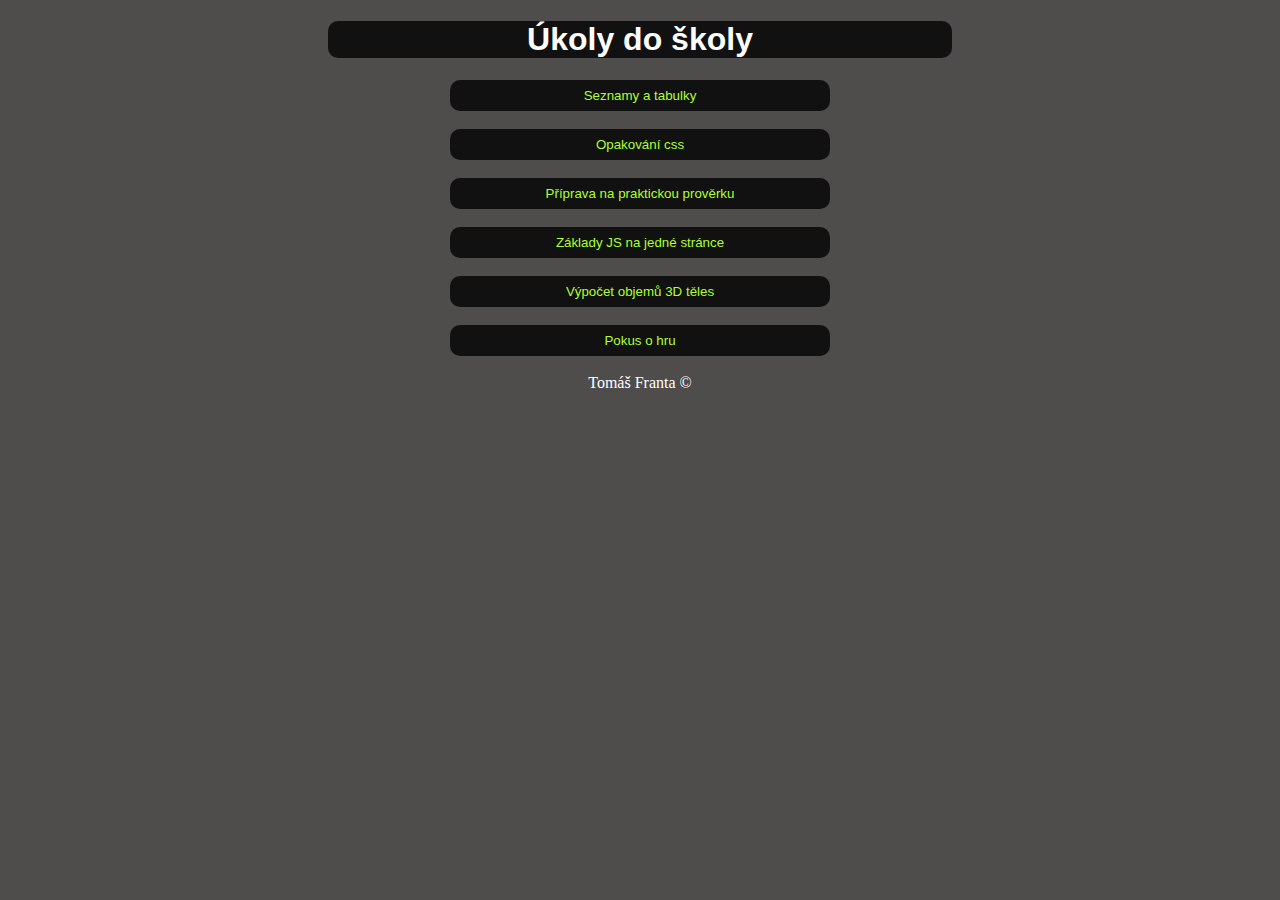
<file: index.html>
<!DOCTYPE html>
<html lang="cs">
<head>
    <meta charset="UTF-8">
    <meta name="viewport" content="width=device-width, initial-scale=1.0">
    <link rel="stylesheet" href="./css/style.css">
    <title>Tomáš Franta</title>
</head>
<body>


    <header><h1>Úkoly do školy</h1></header>
    <button class="button" onclick="window.location.href='/HTML_seznamy-tabulky/index.html'">Seznamy a tabulky</button><br>
    <button class="button" onclick="window.location.href='/HTML_opakovani_css_final-main/index.html'">Opakování css</button><br>
    <button class="button" onclick="window.location.href='/priprava-na-praktickou-proverku-HTML/index.html'">Příprava na praktickou prověrku</button><br>
    <button class="button" onclick="window.location.href='/ukol_JS-final(snad)/index.html'">Základy JS na jedné stránce</button><br>
    <button class="button" onclick="window.location.href='/vypocet_geometrie/index.html'">Výpočet objemů 3D těles</button><br>
    <button class="button" onclick="window.location.href='/neco_verze0.3/index.html'">Pokus o hru</button><br>
    
    <footer>Tomáš Franta &copy;</footer>
</body>
</html>
</file>
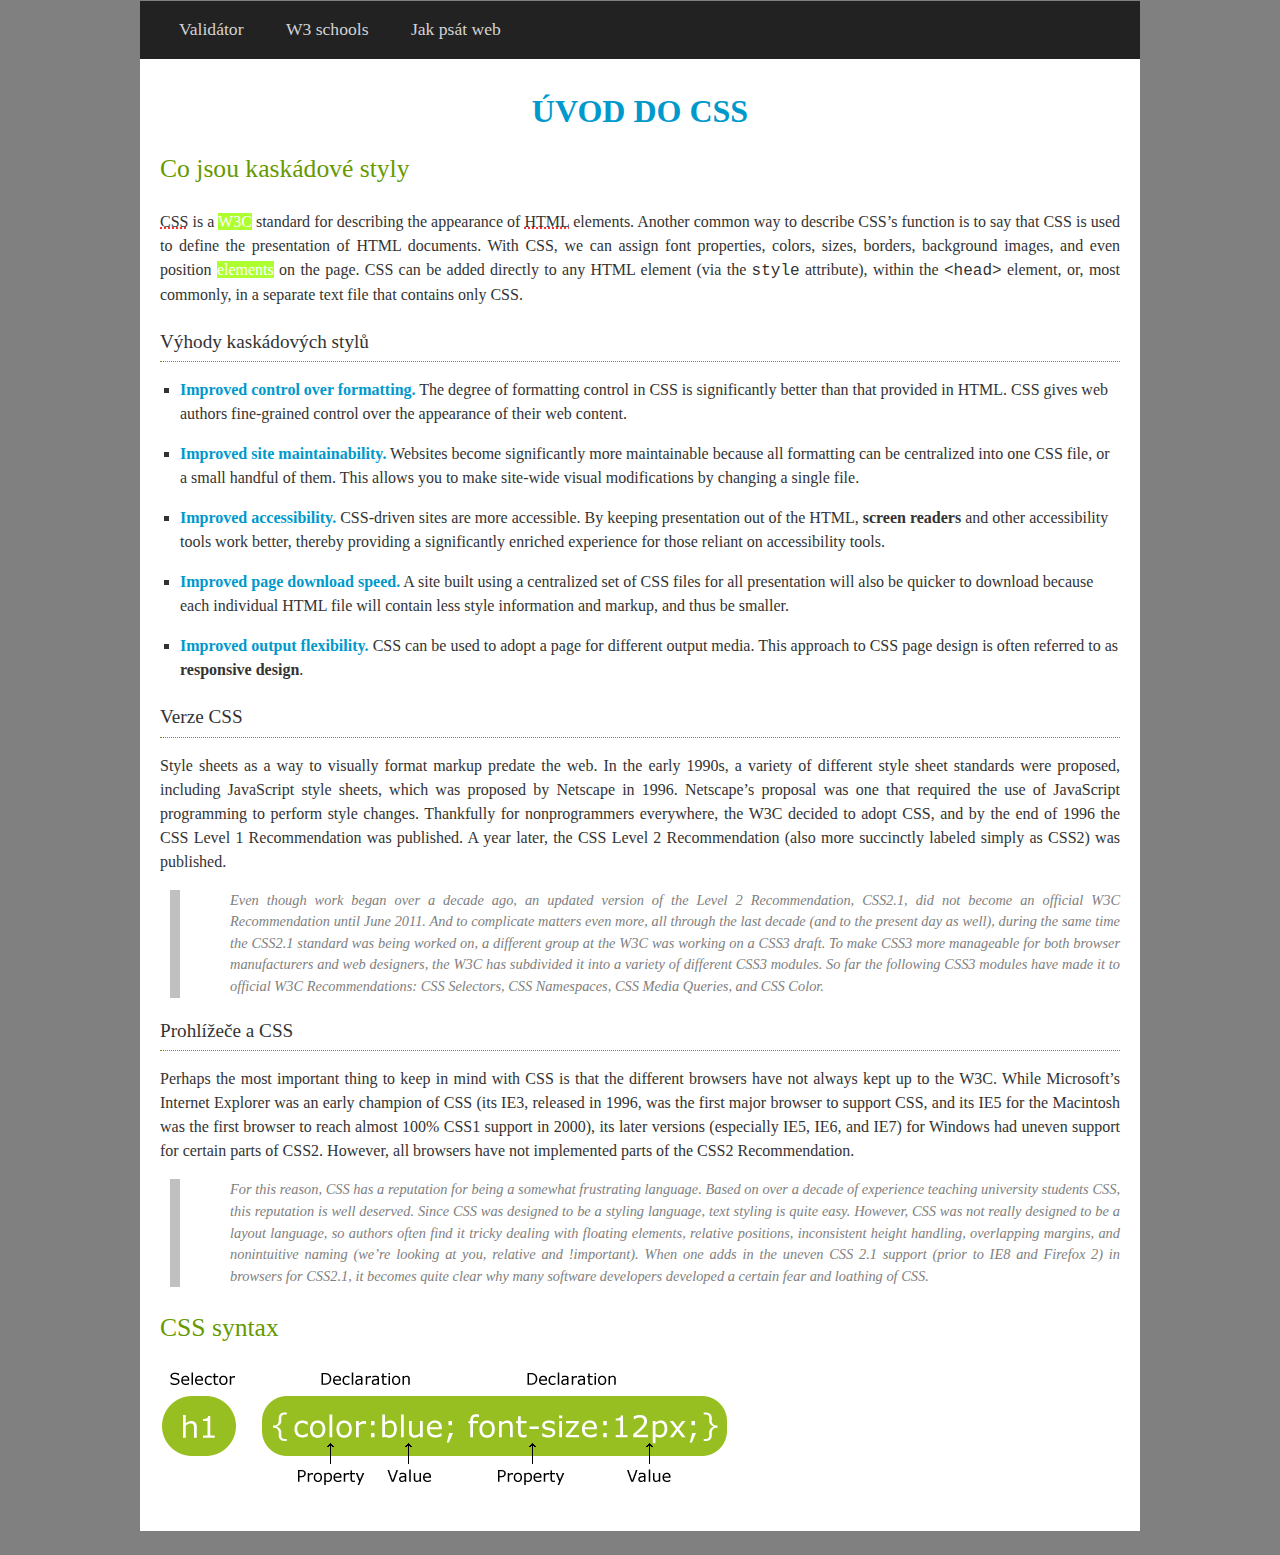
<file: HTML_opakovani_css_final-main/index.html>
<!DOCTYPE html>
<html lang="cs">

<head>
    <meta charset="UTF-8">
    <meta name="generator" content="PSPad editor, www.pspad.com">
    <title>Úvod do CSS</title>
        <link rel="stylesheet" href="./css/reset.css">
        <link rel="stylesheet" href="./css/styly.css">
<!-- Připoj soubor reset.css -->
    <!-- Připoj soubor styly.css -->
</head>

<body>
    <div id="obal">
        <!-- Vlož oddíl s id=obal -->
        <nav>
            <a href="http://validator.w3c.org">Validátor</a>
            <a href="https://www.w3schools.com/">W3 schools</a>
            <a href="https://www.jakpsatweb.cz/">Jak psát web</a><!-- Vlož další odkazy podle předlohy -->
        </nav>
        <h1>Úvod do CSS</h1>
        <h2>Co jsou kaskádové styly</h2>
        <!-- Vlož následující elementy do textu odstavce:
            1. Elementy označující zkratky - pro zkratky CSS a HTML (přidej vhodné titulky vysvětlující zkratku)
            2. Elementy mark pro zvýraznění slov "W3C" a "elements".
            3. Element pro označení programového kódu v případě značky "<head>" a atributu "style".
            4. Značku "<head>" zapiš s využitím vhodných entit.
        -->
        <p><span class="zkratka">CSS</span> is a <mark>W3C</mark>
            standard for describing the appearance of <span class="zkratka">HTML</span> elements.
            Another common way to describe CSS’s function is to say that CSS is used to define
            the presentation of HTML documents. With CSS, we can assign font properties,
            colors, sizes, borders, background images, and even position <mark>elements</mark> on the page.
            CSS can be added directly to any HTML element (via the <code>style</code> attribute), within
            the <code>&lt;head&gt;</code> element, or, most commonly, in a separate text file that contains only CSS.
        </p>
        <h3>Výhody kaskádových stylů</h3>
        <!-- Podle předlohy doplň do kódu vynechané značky. V případě pojmů "screen readers" a "responsive design"
            použij značku pro silné zvýraznění.
        -->

        <ul>
            <li><span class="nadpis">Improved control over formatting.</span> The degree of formatting control in CSS is
                significantly better than that provided in HTML. CSS gives web authors
                fine-grained control over the appearance of their web content.</li>
            <li><span class="nadpis">Improved site maintainability.</span> Websites become significantly more
                maintainable
                because all formatting can be centralized into one CSS file, or a small handful of
                them. This allows you to make site-wide visual modifications by changing a
                single file.</li>
            <li><span class="nadpis">Improved accessibility.</span> CSS-driven sites are more accessible. By keeping
                presentation out of the HTML, <strong>screen readers</strong> and other accessibility tools
                work better, thereby providing a significantly enriched experience for those
                reliant on accessibility tools.</li>
            <li><span class="nadpis">Improved page download speed.</span> A site built using a centralized set of CSS
                files
                for all presentation will also be quicker to download because each individual
                HTML file will contain less style information and markup, and thus be smaller.</li>
            <li><span class="nadpis">Improved output flexibility.</span> CSS can be used to adopt a page for different
                output media. This approach to CSS page design is often referred to as
                <strong>responsive design</strong>.
            </li>
        </ul>
        <h3>Verze CSS</h3>
        <p>Style sheets as a way to visually format markup predate the web.
            In the early 1990s, a variety of different style sheet standards were proposed, including
            JavaScript style sheets, which was proposed by Netscape in 1996. Netscape’s proposal
            was one that required the use of JavaScript programming to perform style
            changes. Thankfully for nonprogrammers everywhere, the W3C decided to adopt
            CSS, and by the end of 1996 the CSS Level 1 Recommendation was published. A
            year later, the CSS Level 2 Recommendation (also more succinctly labeled simply as
            CSS2) was published.</p>
        <!-- Tento odstavec bude odlišen pomocí třídy "poznamka" -->
        <p class="poznamka">Even though work began over a decade ago, an updated version of the Level 2
            Recommendation, CSS2.1, did not become an official W3C Recommendation until
            June 2011. And to complicate matters even more, all through the last decade (and
            to the present day as well), during the same time the CSS2.1 standard was being
            worked on, a different group at the W3C was working on a CSS3 draft. To make
            CSS3 more manageable for both browser manufacturers and web designers, the
            W3C has subdivided it into a variety of different CSS3 modules. So far the following
            CSS3 modules have made it to official W3C Recommendations: CSS Selectors, CSS
            Namespaces, CSS Media Queries, and CSS Color.</p>
        <h3>Prohlížeče a CSS</h3>
        <p>Perhaps the most important thing to keep in mind with CSS is that the different
            browsers have not always kept up to the W3C. While Microsoft’s Internet Explorer
            was an early champion of CSS (its IE3, released in 1996, was the first major browser
            to support CSS, and its IE5 for the Macintosh was the first browser to reach almost
            100% CSS1 support in 2000), its later versions (especially IE5, IE6, and IE7) for
            Windows had uneven support for certain parts of CSS2. However, all browsers have
            not implemented parts of the CSS2 Recommendation.</p>
        <!-- Tento odstavec bude odlišen pomocí třídy "poznamka" -->
        <p class="poznamka">For this reason, CSS has a reputation for being a somewhat frustrating language.
            Based on over a decade of experience teaching university students CSS, this reputation is well deserved.
            Since CSS was designed to be a styling language, text
            styling is quite easy. However, CSS was not really designed to be a layout language,
            so authors often find it tricky dealing with floating elements, relative positions,
            inconsistent height handling, overlapping margins, and nonintuitive naming
            (we’re looking at you, relative and !important). When one adds in the uneven
            CSS 2.1 support (prior to IE8 and Firefox 2) in browsers for CSS2.1, it becomes
            quite clear why many software developers developed a certain fear and loathing
            of CSS.</p>
        <h2>CSS syntax</h2>
        <!-- Do tohoto odstavce bude vložen obrázek selector.gif -->
        <p>
            <img src="./img/selector.gif" alt="CSS Selector">


        </p>
        <!-- Do zápatí zapiš text podle předlohy -->
    </div>
    <footer>
        Copyright © IT1, Opava 2023
    </footer>
</body>

</html>
</file>
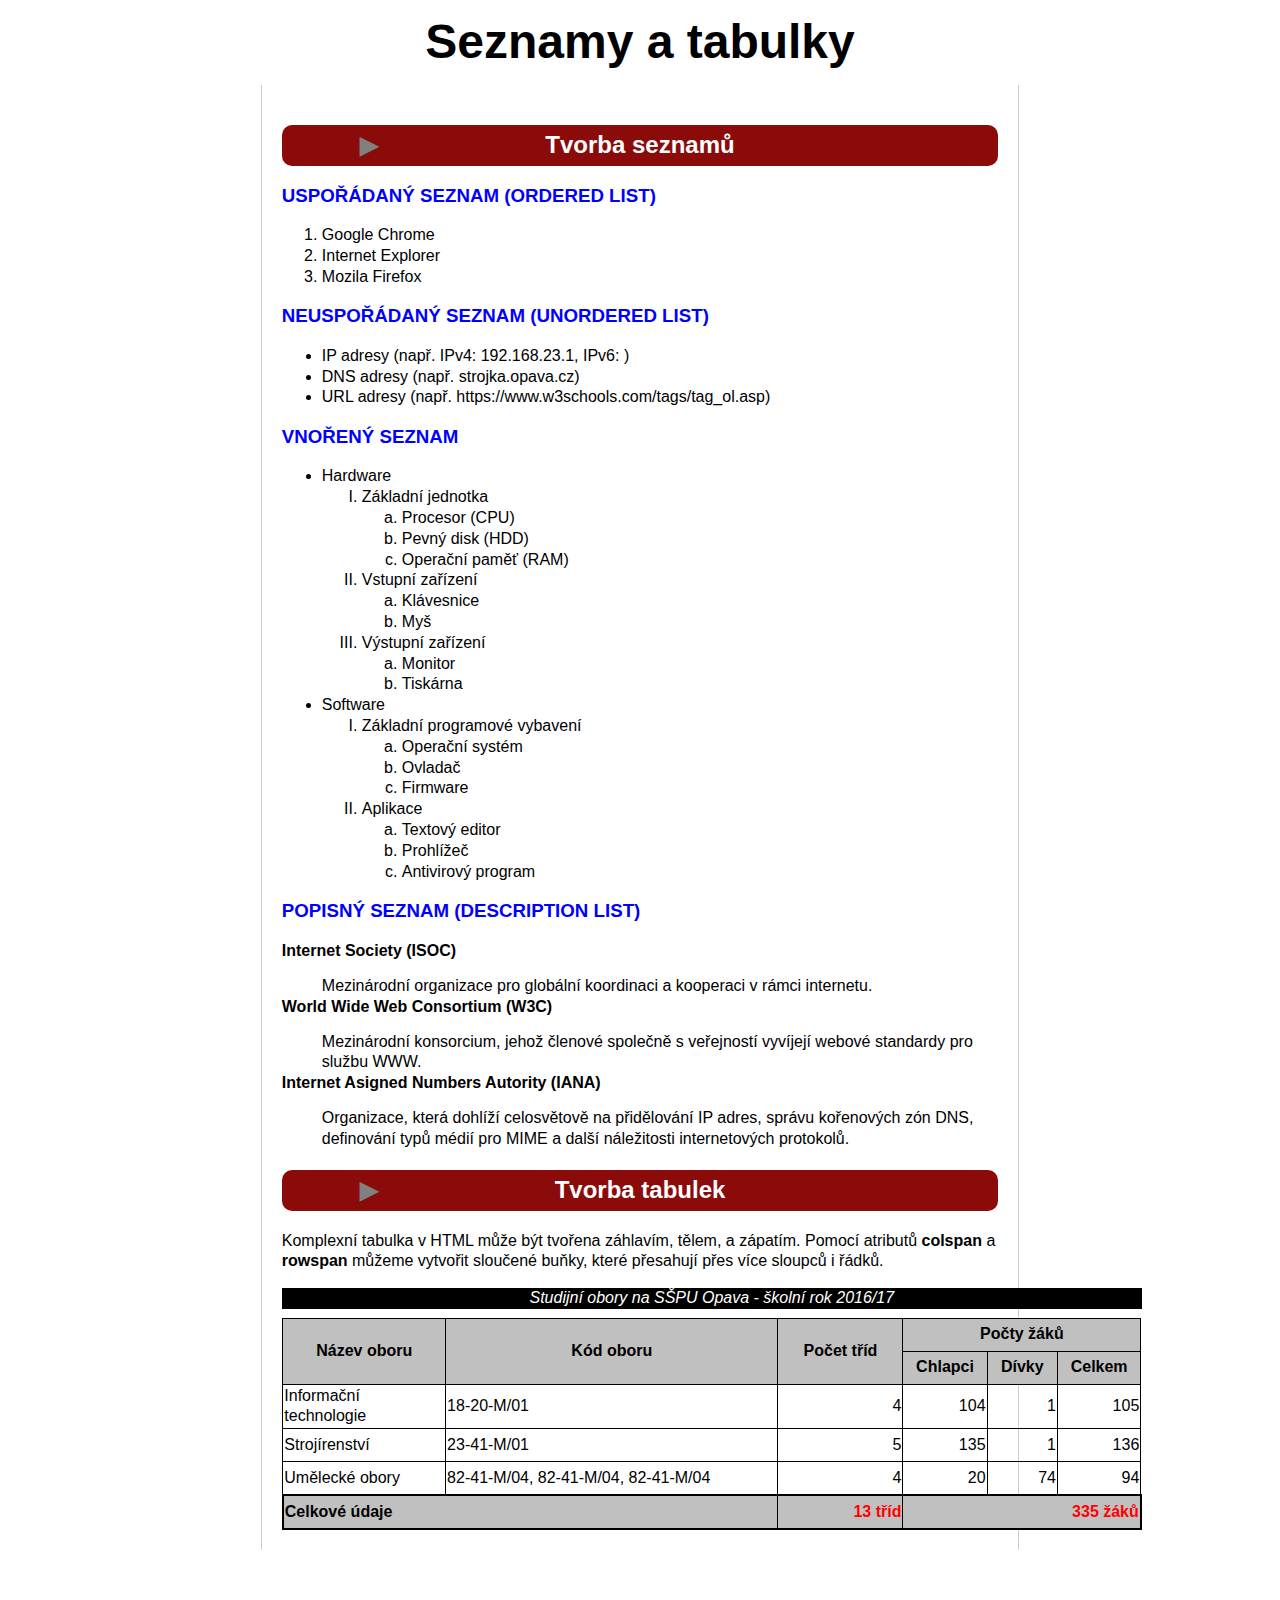
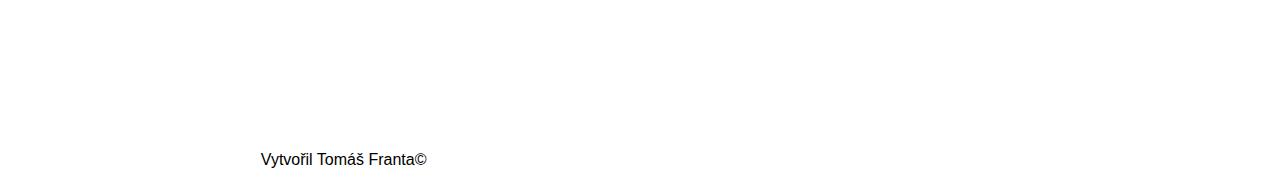
<file: HTML_seznamy-tabulky/index.html>
<!DOCTYPE html>
<html lang="cs">

<head>
  <meta charset="UTF-8">
  <meta name="seznamy+tabulky" content="width=device-width, initial-scale=1.0">
  <title>seznamy+tabulky</title>
  <link rel="stylesheet" href="css/styles.css">
</head>

<body>
  <div id="obal">
    <header>
      <h1>Seznamy a tabulky</h1>
    </header>

    <main>

      <h2>Tvorba seznamů</h2>

      <h3>USPOŘÁDANÝ SEZNAM (ORDERED LIST)</h3>

      <ol>
        <li>Google Chrome</li>
        <li>Internet Explorer</li>
        <li>Mozila Firefox</li>
      </ol>

      <h3>NEUSPOŘÁDANÝ SEZNAM (UNORDERED LIST)</h3>

      <ul>
        <li>IP adresy (např. IPv4: 192.168.23.1, IPv6: )</li>
        <li>DNS adresy (např. strojka.opava.cz)</li>
        <li>URL adresy (např. https://www.w3schools.com/tags/tag_ol.asp)</li>
      </ul>

      <h3>VNOŘENÝ SEZNAM</h3>

      <ul>
        <li>Hardware</li>
        <ol type="I">
          <li>Základní jednotka</li>
          <ol type="a">
            <li>Procesor (CPU)</li>
            <li>Pevný disk (HDD)</li>
            <li>Operační paměť (RAM)</li>
          </ol>
          <li>Vstupní zařízení</li>
          <ol type="a">
            <li>Klávesnice</li>
            <li>Myš</li>
          </ol>
          <li>Výstupní zařízení</li>
          <ol type="a">
            <li>Monitor</li>
            <li>Tiskárna</li>
          </ol>
        </ol>
        <li>Software</li>
        <ol type="I">
          <li>Základní programové vybavení</li>
          <ol type="a">
            <li>Operační systém</li>
            <li>Ovladač</li>
            <li>Firmware</li>
          </ol>
          <li>Aplikace</li>
          <ol type="a">
            <li>Textový editor</li>
            <li>Prohlížeč</li>
            <li>Antivirový program</li>
          </ol>
        </ol>
      </ul>

      <h3>POPISNÝ SEZNAM (DESCRIPTION LIST)</h3>
      <dl>
        <dt>Internet Society (ISOC)</dt>

        <dd>Mezinárodní organizace pro globální koordinaci a kooperaci v rámci internetu.</dd>

        <dt>World Wide Web Consortium (W3C)</dt>

        <dd>Mezinárodní konsorcium, jehož členové společně s veřejností vyvíjejí webové standardy pro službu WWW.</dd>

        <dt>Internet Asigned Numbers Autority (IANA)</dt>

        <dd>Organizace, která dohlíží celosvětově na přidělování IP adres, správu kořenových zón DNS, definování typů
          médií pro MIME a další náležitosti internetových protokolů.</dd>
      </dl>

      <h2>Tvorba tabulek</h2>

      <p>Komplexní tabulka v HTML může být tvořena záhlavím, tělem, a zápatím. Pomocí atributů <strong>colspan</strong>
        a <strong>rowspan</strong>
        můžeme vytvořit sloučené buňky, které přesahují přes více sloupců i řádků.</p>


      <table>
        <caption><i>Studijní obory na SŠPU Opava - školní rok 2016/17</i></caption>
        <thead>
          <tr>
            <th rowspan="2">Název oboru</th>
            <th rowspan="2" class="d">Kód oboru</th>
            <th rowspan="2" class="p">Počet tříd</th>
            <th colspan="3" class="p">Počty žáků</th>
          </tr>
          <tr>
            <th class="p">Chlapci</th>
            <th class="p">Dívky</th>
            <th class="p">Celkem</th>
          </tr>
        </thead>

        <tbody>
          <tr>
            <th class="l">Informační technologie</th>
            <th class="l">18-20-M/01</th>
            <th class="r">4</th>
            <th class="r">104</th>
            <th class="r">1</th>
            <th class="r">105</th>
          </tr>

          <tr>
            <th class="l">Strojírenství</th>
            <th class="l">23-41-M/01</th>
            <th class="r">5</th>
            <th class="r">135</th>
            <th class="r">1</th>
            <th class="r">136</th>
          </tr>

          <tr>
            <th class="l">Umělecké obory</th>
            <th class="l">82-41-M/04, 82-41-M/04, 82-41-M/04</th>
            <th class="r">4</th>
            <th class="r">20</th>
            <th class="r">74</th>
            <th class="r">94</th>
          </tr>
        </tbody>
        <tfoot>
          <tr>
            <th colspan="2" class="tl">Celkové údaje</th>
            <th class="cr">13 tříd</th>
            <th colspan="3" class="cr">335 žáků</th>
          </tr>
        </tfoot>
      </table>
    </main>
    <footer>Vytvořil Tomáš Franta©</footer>
  </div>
</body>

</html>
</file>
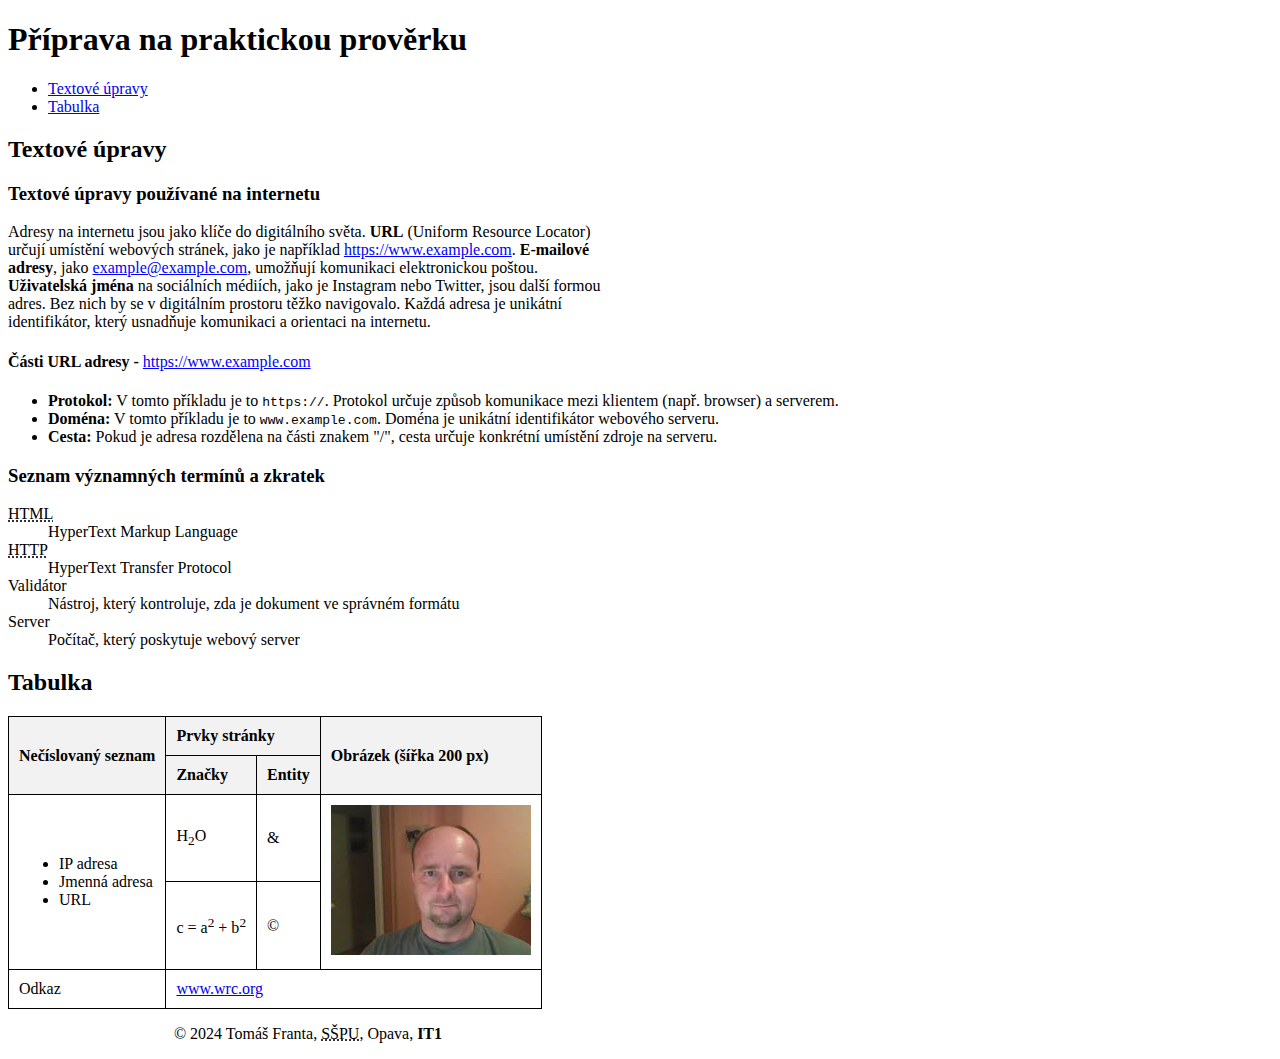
<file: priprava-na-praktickou-proverku-HTML/index.html>
<!DOCTYPE html>
<html lang="cs">
<head>
    <meta charset="UTF-8">
    <meta name="viewport" content="width=device-width, initial-scale=1.0">
    <title>Příprava na praktickou prověrku</title>
    <link rel="stylesheet" type="text/css" href="./css/styles.css">
</head>
<body>
    <h1>Příprava na praktickou prověrku</h1>
    <ul>
        <li><a href="#textoveUpravy">Textové úpravy</a></li>
        <li><a href="#tabulka">Tabulka</a></li>
    </ul>
    <h2 id="textoveUpravy">Textové úpravy</h2>
    <h3>Textové úpravy používané na internetu</h3>
    <p>
        Adresy na internetu jsou jako klíče do digitálního světa. <strong>URL</strong> (Uniform Resource Locator) určují umístění webových stránek,
        jako je například <span class="odkaz">https://www.example.com</span>. <strong>E-mailové adresy</strong>, jako <span class="odkaz">example@example.com</span>, umožňují komunikaci elektronickou poštou. 
        <strong>Uživatelská jména</strong> na sociálních médiích, jako je Instagram nebo Twitter, jsou další formou adres. Bez nich by se v digitálním prostoru
        těžko navigovalo. Každá adresa je unikátní identifikátor, který usnadňuje komunikaci a orientaci na internetu.</p>
        <h4>Části URL adresy - <span class="odkaz">https://www.example.com</span></h4>
    <ul>
        <li><strong>Protokol:</strong> V tomto příkladu je to <code>https://</code>. Protokol určuje způsob komunikace mezi klientem (např. browser) a serverem.</li>
        <li><strong>Doména:</strong> V tomto příkladu je to <code>www.example.com</code>. Doména je unikátní identifikátor webového serveru.</li>
        <li><strong>Cesta:</strong> Pokud je adresa rozdělena na části znakem "/", cesta určuje konkrétní umístění zdroje na serveru.</li>
    </ul>
    <h3>Seznam významných termínů a zkratek</h3>
    <dl>
        <dt class="zkratka">HTML</dt>
        <dd>HyperText Markup Language</dd>
        <dt class="zkratka">HTTP</dt>
        <dd>HyperText Transfer Protocol</dd>
        <dt>Validátor</dt>
        <dd>Nástroj, který kontroluje, zda je dokument ve správném formátu</dd>
        <dt>Server</dt>
        <dd>Počítač, který poskytuje webový server</dd>
    </dl>

    <h2 id="tabulka">Tabulka</h2>
    <table>
        <thead>
        <tr>
            <td rowspan="2">Nečíslovaný seznam</td>
            <td colspan="2">Prvky stránky</td>
            <td rowspan="2">Obrázek (šířka 200 px)</td>
        </tr>
        <tr>
            <td>Značky</td>
            <td>Entity</td>
        </tr>
        </thead>
        <tr>
            <td rowspan="2">
                <ul class="tabulka">
                    <li>IP adresa</li>
                    <li>Jmenná adresa</li>
                    <li>URL</li>
                </ul>
            </td>
            <td>
                H<sub>2</sub>O
            </td>
            <td>
                &
            </td>
            <td rowspan="2">
                <img width="200" src="./img/grussman.jpg" alt="Obrázek">
            </td>
        </tr>
        <tr>
            <td>
                c = a<sup>2</sup> + b<sup>2</sup>
            </td>
            <td>
                &copy;
            </td>
        </tr>
        <tr>
            <td>Odkaz</td>
            <td colspan="3"><a href="https://www.w3c.org">www.wrc.org</a></td>
        </tr>
    </table>
    <footer>
        <p>&copy; 2024 Tomáš Franta, <span class="zkratka">SŠPU</span>, Opava, <strong>IT1</strong></p>
    </footer>
</body>
</html>
</file>
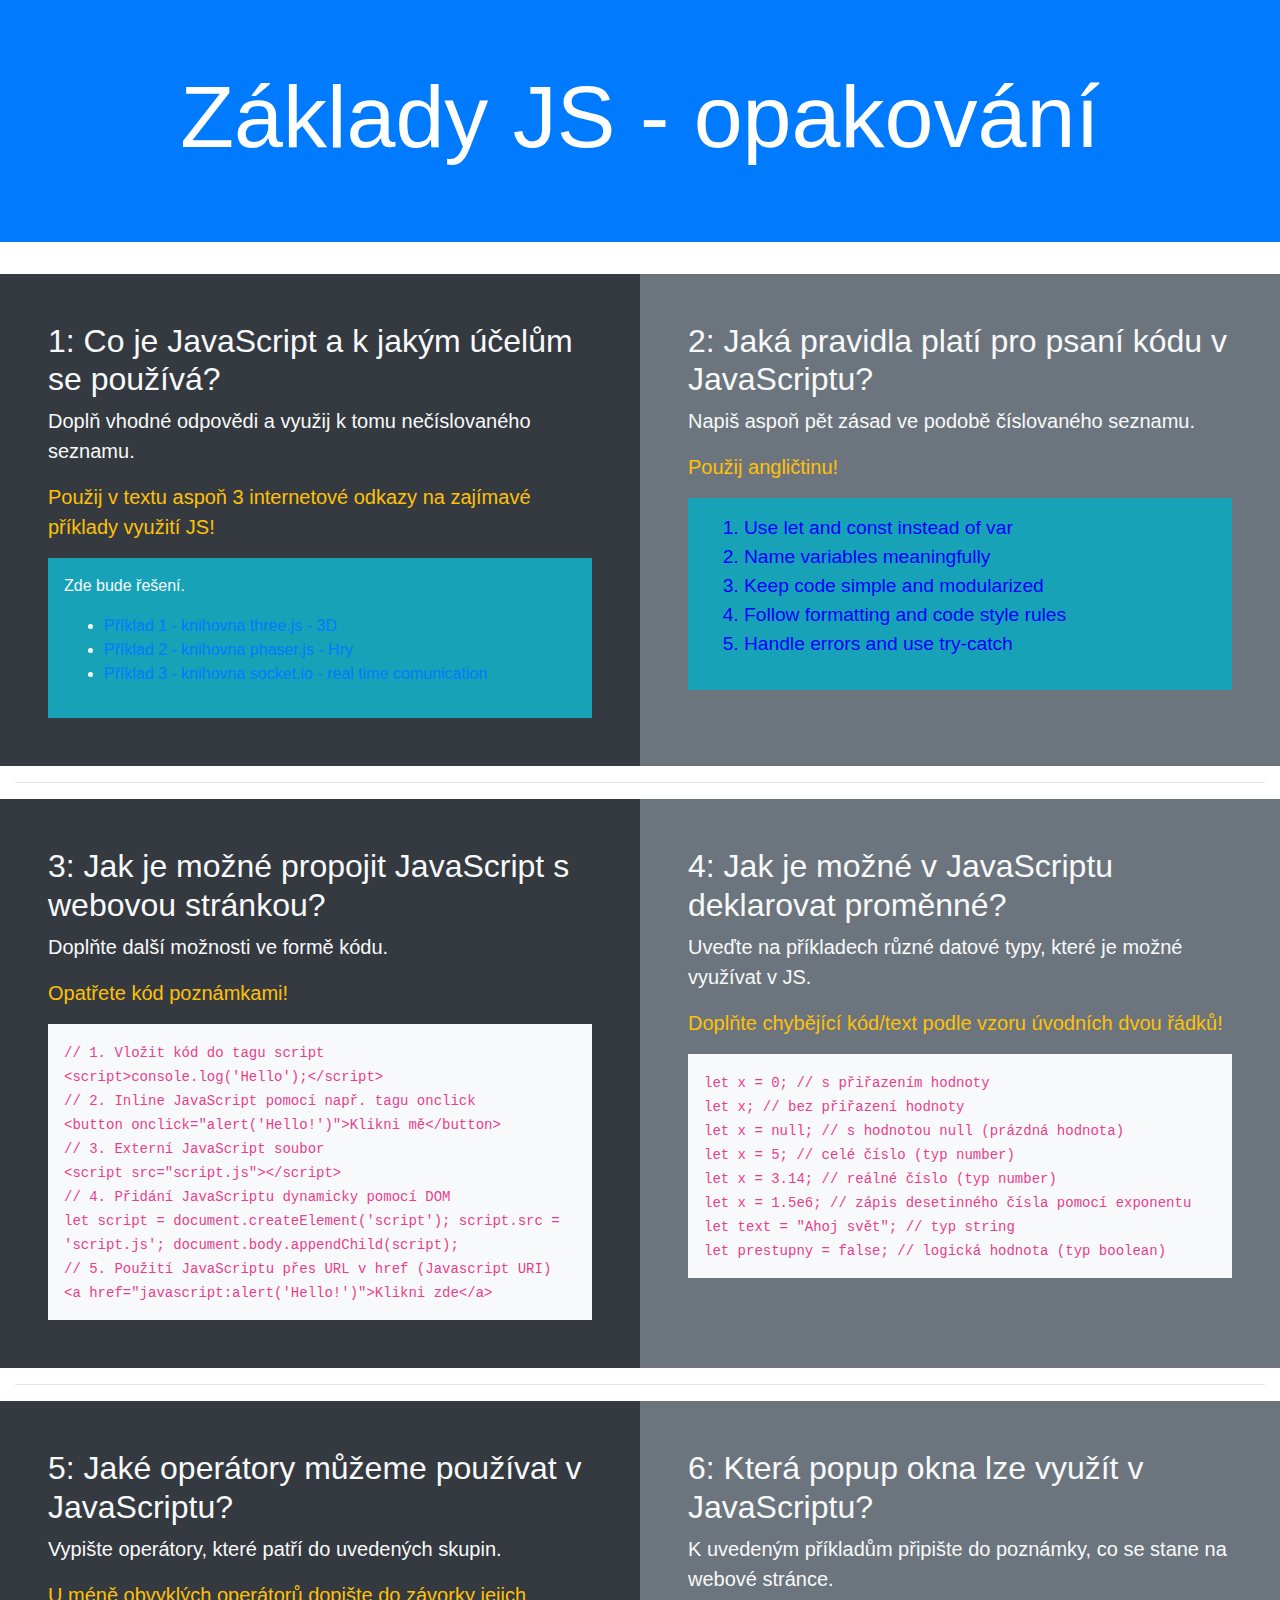
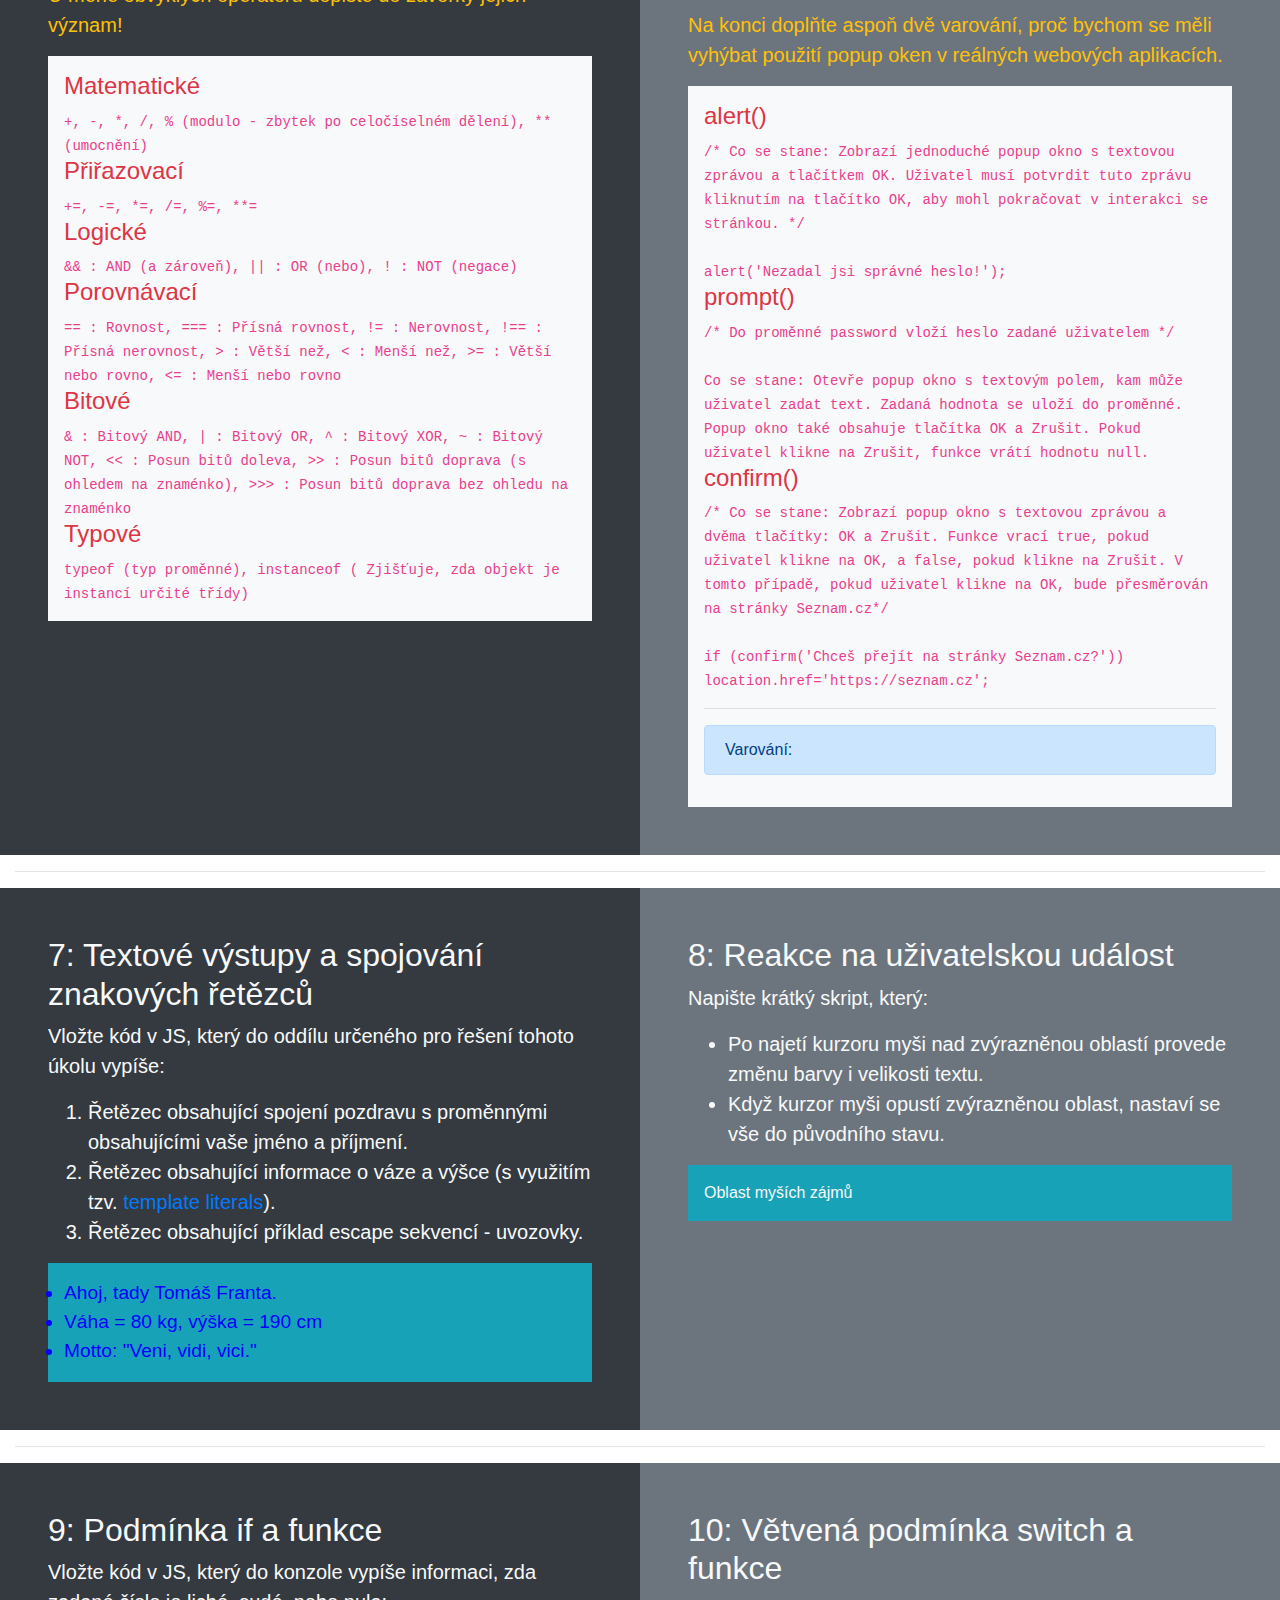
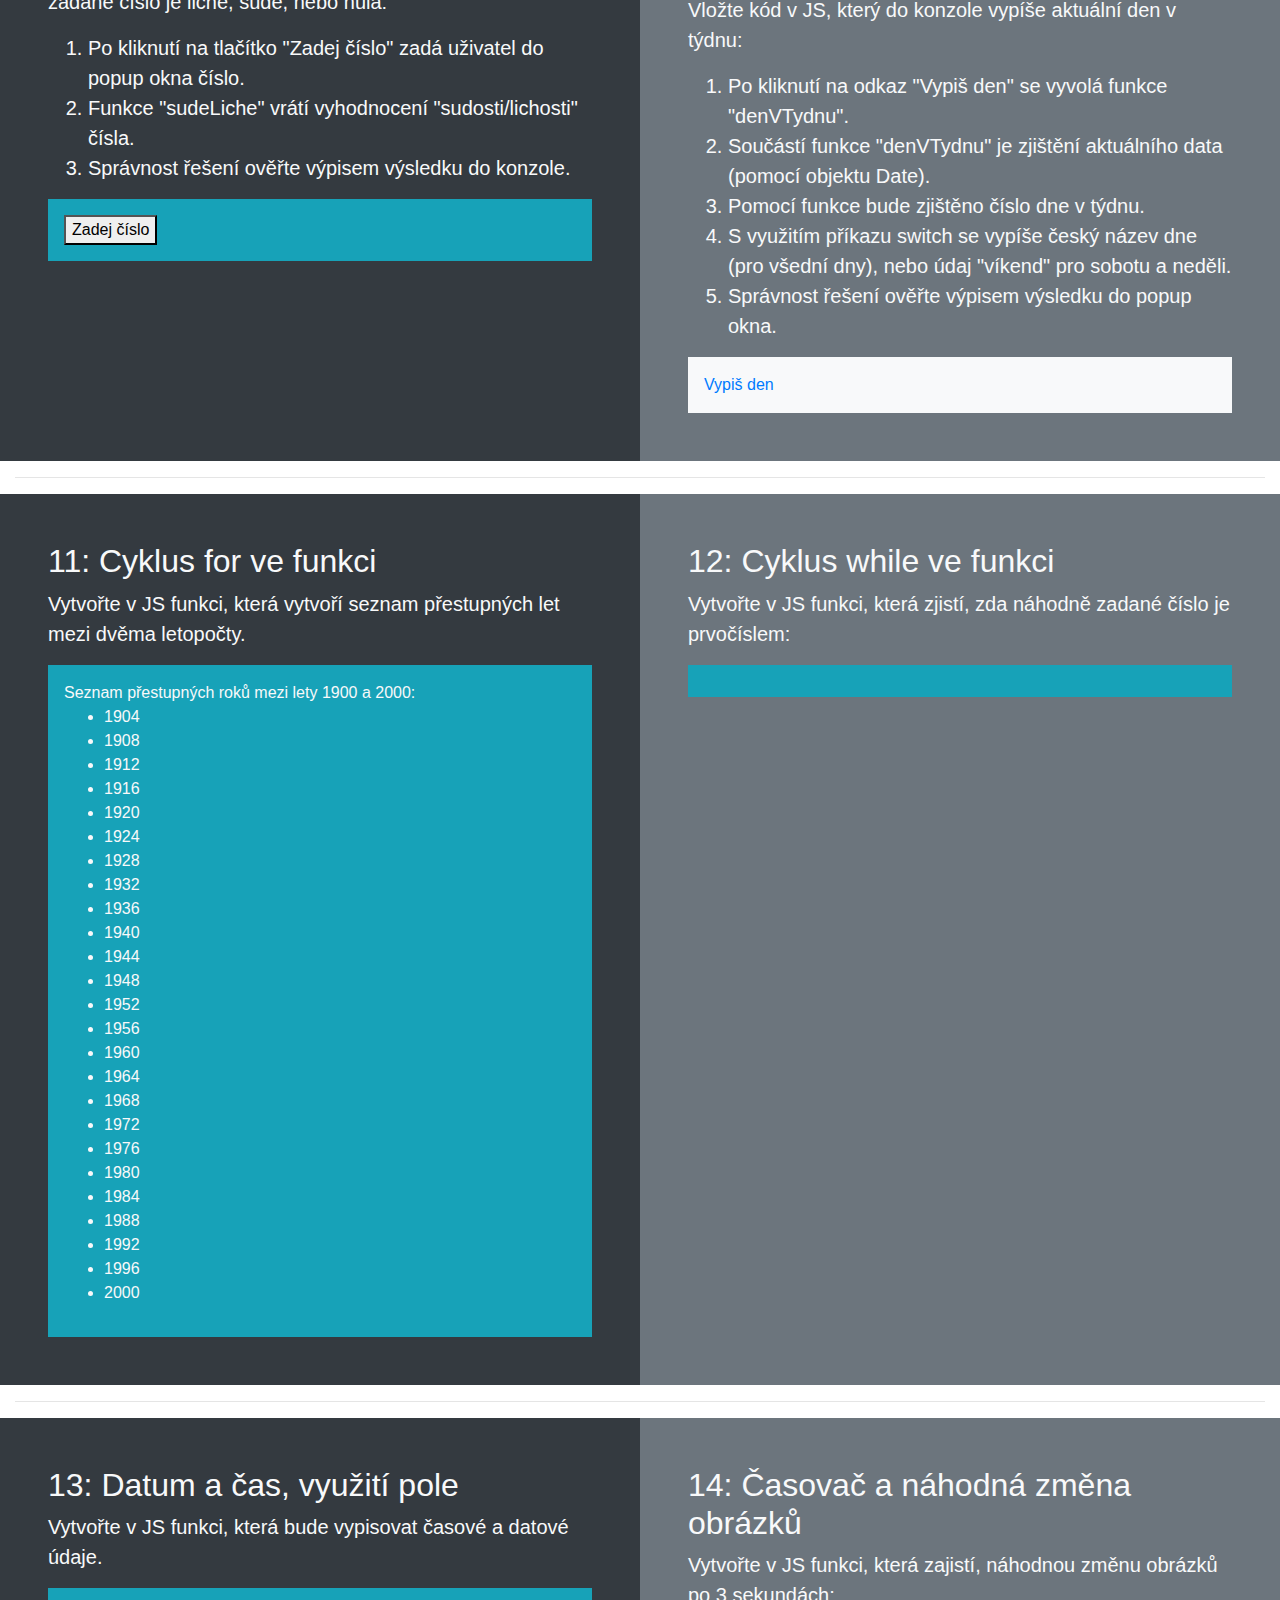
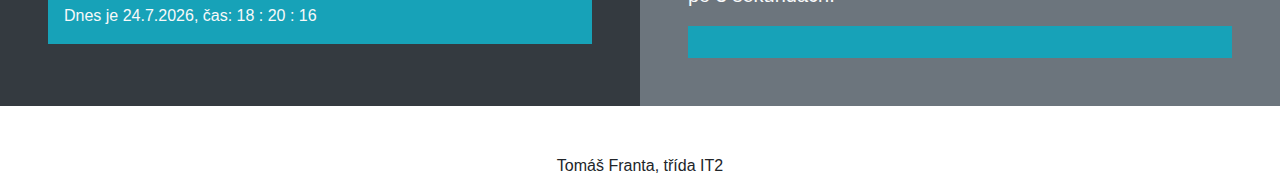
<file: ukol_JS-final(snad)/index.html>
<!DOCTYPE html>
<html lang="cs">
  <head>
    <title>Základy JS</title>
    <!-- Required meta tags -->
    <meta charset="utf-8" />
    <meta
      name="viewport"
      content="width=device-width, initial-scale=1, shrink-to-fit=no"
    />

    <!-- Bootstrap CSS -->
    <link
      rel="stylesheet"
      href="https://stackpath.bootstrapcdn.com/bootstrap/4.3.1/css/bootstrap.min.css"
      integrity="sha384-ggOyR0iXCbMQv3Xipma34MD+dH/1fQ784/j6cY/iJTQUOhcWr7x9JvoRxT2MZw1T"
      crossorigin="anonymous"
    />
  </head>

  <body>
    <header class="jumbotron jumbotron-fluid text-center bg-primary">
      <h1 class="display-2 text-white">Základy JS - opakování</h1>
    </header>
    <main class="container-fluid">
      <div class="row">
        <div class="col-sm-6 bg-dark text-light p-5">
          <h2>1: Co je JavaScript a k jakým účelům se používá?</h2>
          <blockquote class="blockquote">
            <p>Doplň vhodné odpovědi a využij k tomu nečíslovaného seznamu.</p>
            <p class="text-warning">
              Použij v textu aspoň 3 internetové odkazy na zajímavé příklady
              využití JS!
            </p>
          </blockquote>
          <div class="bg-info p-3" id="prvni">
            <p>Zde bude řešení.
              <ul>
              <li><a href="https://threejs.org/examples/">Příklad 1 - knihovna three.js - 3D</a></li>
              <li><a href="https://cragl.cs.gmu.edu/teaching/cs325/phaser-1.1.6/examples/index.html">Příklad 2 - knihovna phaser.js - Hry</a></li>
              <li><a href="https://socket.io/#how-to-use/">Příklad 3 - knihovna socket.io - real time comunication</a></li>
            </ul>
            </p>
          </div>
          
        </div>
        <div class="col-sm-6 bg-secondary text-light p-5">
          <h2>2: Jaká pravidla platí pro psaní kódu v JavaScriptu?</h2>
          <blockquote class="blockquote">
            <p>Napiš aspoň pět zásad ve podobě číslovaného seznamu.</p>
            <p class="text-warning">Použij angličtinu!</p>
          </blockquote>
          <div class="bg-info p-3" id="dva">
            <p>Zde bude řešení.</p>
          </div>
          <script>
            let seznam21 = "<ol>" + "<li>" + "Use let and const instead of var" + "</li>" + 
              "<li>" + "Name variables meaningfully" + "</li>" +
              "<li>" + "Keep code simple and modularized" + "</li>" +
              "<li>" + "Follow formatting and code style rules" + "</li>" +
              "<li>" + "Handle errors and use try-catch" + "</li>" +
              "</ol>"

            const dva = document.getElementById("dva");

            console.log(seznam21);
            dva.style.color = "blue";
            dva.style.fontSize = "1.2em";
            dva.innerHTML = seznam21 ;

          </script>


        </div>
      </div>
      <hr />
      <div class="row">
        <div class="col-sm-6 bg-dark text-light p-5">
          <h2>
            3: Jak je možné propojit JavaScript s webovou stránkou?
          </h2>
          <blockquote class="blockquote">
            <p>Doplňte další možnosti ve formě kódu.</p>
            <p class="text-warning">Opatřete kód poznámkami!</p>
          </blockquote>
          <div class="bg-light p-3">
            <code>
              // 1. Vložit kód do tagu script<br/>
              &lt;script&gt;console.log('Hello');&lt;/script&gt;<br/>
              // 2. Inline JavaScript pomocí např. tagu onclick<br/>
              &lt;button onclick="alert('Hello!')">Klikni mě&lt;/button><br/>
              // 3.  Externí JavaScript soubor<br/>
              &lt;script src="script.js">&lt;/script><br/>
              // 4. Přidání JavaScriptu dynamicky pomocí DOM<br/>
              let script = document.createElement('script'); script.src = 'script.js'; document.body.appendChild(script);<br/>
              // 5. Použití JavaScriptu přes URL v href (Javascript URI)<br/>
              &lt;a href="javascript:alert('Hello!')">Klikni zde&lt;/a><br/>

            </code>
          </div>
        </div>
        <div class="col-sm-6 bg-secondary text-light p-5">
          <h2>4: Jak je možné v JavaScriptu deklarovat proměnné?</h2>
          <blockquote class="blockquote">
            <p>
              Uveďte na příkladech různé datové typy, které je možné využívat v
              JS.
            </p>
            <p class="text-warning">
              Doplňte chybějící kód/text podle vzoru úvodních dvou řádků!
            </p>
          </blockquote>
          <div class="bg-light p-3">
            <code>
              let x = 0; // s přiřazením hodnoty<br />
              let x; // bez přiřazení hodnoty<br />
              let x = null; // s hodnotou null (prázdná hodnota)<br />
              let x = 5; // celé číslo (typ number)<br />
              let x = 3.14; // reálné číslo (typ number)<br />
              let x = 1.5e6; // zápis desetinného čísla pomocí exponentu<br />
              let text = "Ahoj svět"; // typ string<br />
              let prestupny = false; // logická hodnota (typ boolean)<br />
            </code>
          </div>
        </div>
      </div>
      <hr />
      <div class="row">
        <div class="col-sm-6 bg-dark text-light p-5">
          <h2>5: Jaké operátory můžeme používat v JavaScriptu?</h2>
          <blockquote class="blockquote">
            <p>
              Vypište operátory, které patří do uvedených skupin.
            </p>
            <p class="text-warning">
              U méně obvyklých operátorů dopište do závorky jejich význam!
            </p>
          </blockquote>
          <div class="bg-light text-danger p-3">
            <h4>Matematické</h4>
            <code>
              +, -, *, /, % (modulo - zbytek po celočíselném dělení), **
              (umocnění)
            </code>
            <h4>Přiřazovací</h4>
            <code>
              +=, -=, *=, /=, %=, **=
            </code>
            <h4>Logické</h4>
            <code>
              && : AND (a zároveň), || : OR (nebo), ! : NOT (negace)
            </code>
            <h4>Porovnávací</h4>
            <code>
              == : Rovnost, === : Přísná rovnost, != : Nerovnost, !== : Přísná nerovnost, > : Větší než, < : Menší než, >= : Větší nebo rovno, <= : Menší nebo rovno
            </code>
            <h4>Bitové</h4>
            <code>
              & : Bitový AND, | : Bitový OR, ^ : Bitový XOR, ~ : Bitový NOT, << : Posun bitů doleva, >> : Posun bitů doprava (s ohledem na znaménko), >>> : Posun bitů doprava bez ohledu na znaménko
            </code>
            <h4>Typové</h4>
            <code>
              typeof (typ proměnné), instanceof ( Zjišťuje, zda objekt je instancí určité třídy)
            </code>
          </div>
        </div>
        <div class="col-sm-6 bg-secondary text-light p-5">
          <h2>6: Která popup okna lze využít v JavaScriptu?</h2>
          <blockquote class="blockquote">
            <p>
              K uvedeným příkladům připište do poznámky, co se stane na webové
              stránce.
            </p>
            <p class="text-warning">
              Na konci doplňte aspoň dvě varování, proč bychom se měli vyhýbat
              použití popup oken v reálných webových aplikacích.
            </p>
          </blockquote>
          <div class="bg-light text-danger p-3">
            <h4>alert()</h4>
            <code>
              /* Co se stane: Zobrazí jednoduché popup okno s textovou zprávou a tlačítkem OK. 
              Uživatel musí potvrdit tuto zprávu kliknutím na tlačítko OK, aby mohl pokračovat v interakci se stránkou. */<br />
              <br />
              alert('Nezadal jsi správné heslo!');
            </code>
            <h4>prompt()</h4>
            <code>
              /* Do proměnné password vloží heslo zadané uživatelem */<br />
              <br />
              Co se stane: Otevře popup okno s textovým polem, kam může uživatel zadat text. Zadaná hodnota se uloží do proměnné. 
              Popup okno také obsahuje tlačítka OK a Zrušit. Pokud uživatel klikne na Zrušit, funkce vrátí hodnotu null.
            </code>
            <h4>confirm()</h4>
            <code>
              /* Co se stane: Zobrazí popup okno s textovou zprávou a dvěma tlačítky: OK a Zrušit. Funkce vrací true, pokud uživatel klikne na OK, a false, pokud klikne na Zrušit. 
              V tomto případě, pokud uživatel klikne na OK, bude přesměrován na stránky Seznam.cz*/<br />
              <br />
              if (confirm('Chceš přejít na stránky Seznam.cz?'))
              location.href='https://seznam.cz';
            </code>
            <hr />
            <p class="alert alert-primary" role="alert">
              Varování:
            </p>
          </div>
        </div>
      </div>
      <hr />
      <div class="row">
        <div class="col-sm-6 bg-dark text-light p-5">
          <h2>7: Textové výstupy a spojování znakových řetězců</h2>
          <blockquote class="blockquote">
            <p>
              Vložte kód v JS, který do oddílu určeného pro řešení tohoto úkolu
              vypíše:
            </p>
            <ol>
              <li>
                Řetězec obsahující spojení pozdravu s proměnnými obsahujícími
                vaše jméno a příjmení.
              </li>
              <li>
                Řetězec obsahující informace o váze a výšce (s využitím tzv.
                <a
                  href="https://developer.mozilla.org/en-US/docs/Web/JavaScript/Reference/Template_literals"
                  >template literals</a
                >).
              </li>
              <li>Řetězec obsahující příklad escape sekvencí - uvozovky.</li>
            </ol>
          </blockquote>
          <div class="bg-info p-3" id="sedmy">
            <p>Zde bude řešení.</p>
          </div>
          <script>
                    let jmeno = "Tomáš", prijmeni = "Franta";
            let vaha = 80, vyska = 190;
            const pozdrav = "Ahoj";
            

            let vystup7 = "<li>" + pozdrav + ", " + "tady" + " " + jmeno + " " + prijmeni + ".</li>";
            vystup7 += `<li>Váha = ${vaha} kg, výška = ${vyska} cm</li>`;
            vystup7 += "<li>Motto: \"Veni, vidi, vici.\"</li>";

            const sedmy = document.getElementById("sedmy");

            console.log(vystup7);
            //alert(vystup);
            sedmy.style.color = "blue";
            sedmy.style.fontSize = "1.2em";
            sedmy.innerHTML = vystup7 ;
          </script>
        </div>
        <div class="col-sm-6 bg-secondary text-light p-5">
          <h2>8: Reakce na uživatelskou událost</h2>
          <blockquote class="blockquote">
            <p>Napište krátký skript, který:</p>
            <ul>
              <li>
                Po najetí kurzoru myši nad zvýrazněnou oblastí provede změnu
                barvy i velikosti textu.
              </li>
              <li>
                Když kurzor myši opustí zvýrazněnou oblast, nastaví se vše do
                původního stavu.
              </li>
            </ul>
          </blockquote>
          <div class="bg-info p-3" id="osmy">
            Oblast myších zájmů
          </div>
          <script>
          const osmy = document.getElementById("osmy");

          osmy.addEventListener("mouseenter", function() {
            osmy.style.color = "red";
            osmy.style.fontSize = "200%";
            this.style.textAlign = "center";
          });

          osmy.addEventListener("mouseleave", function() {
            osmy.style.color = "white";
            osmy.style.fontSize = "100%";
            this.style.textAlign = "left";
          });
          </script>
        </div>
      </div>
      <hr />
      <div class="row">
        <div class="col-sm-6 bg-dark text-light p-5">
          <h2>9: Podmínka if a funkce</h2>
          <blockquote class="blockquote">
            <p>
              Vložte kód v JS, který do konzole vypíše informaci, zda zadané
              číslo je liché, sudé, nebo nula:
            </p>
            <ol>
              <li>
                Po kliknutí na tlačítko "Zadej číslo" zadá uživatel do popup
                okna číslo.
              </li>
              <li>
                Funkce "sudeLiche" vrátí vyhodnocení "sudosti/lichosti" čísla.
              </li>
              <li>Správnost řešení ověřte výpisem výsledku do konzole.</li>
            </ol>
          </blockquote>
          <div class="bg-info p-3" id="devaty">
            <button onclick="console.log(sudeLiche(prompt(`Zadej celé číslo`)));">
              Zadej číslo
            </button>
          </div>
          <script>
            function sudeLiche(cislo = 0) {
              if (cislo == 0) {
                return "nula";
              }else if (cislo % 2 == 0) {
                return "sudé";
              } else if (cislo % 2 == 1) {
                return "liché";
              }
            }
          </script>
        </div>
        <div class="col-sm-6 bg-secondary text-light p-5">
          <h2>10: Větvená podmínka switch a funkce</h2>
          <blockquote class="blockquote">
            <p>
              Vložte kód v JS, který do konzole vypíše aktuální den v týdnu:
            </p>
            <ol>
              <li>
                Po kliknutí na odkaz "Vypiš den" se vyvolá funkce "denVTydnu".
              </li>
              <li>
                Součástí funkce "denVTydnu" je zjištění aktuálního data (pomocí objektu Date).
              </li>
              <li>Pomocí funkce bude zjištěno číslo dne v týdnu.</li>
              <li>S využitím příkazu switch se vypíše český název dne (pro všední dny), nebo údaj "víkend" pro sobotu a neděli.</li>
              <li>Správnost řešení ověřte výpisem výsledku do popup okna.</li>
            </ol>
          </blockquote>
          <div class="bg-light p-3">
            <a href="#" onclick="alert(denVTydnu(parseInt(prompt('Zadej číslo dne'), 10)))">Vypiš den</a>
          </div>
          <script>
            
            

            function denVTydnu(den){
              switch(den){
                case 1:
                  return "Pondělí";
                  
                case 2:
                  return "Úterý";
                  
                case 3:
                  return "Středa";
                  
                case 4:
                  return "Čtvrtek";
                  
                case 5:
                  return "Pátek";
                  
                case 6:
                  
                case 7:
                  return "Víkend";
                  
                default:  return "Chyba, špatná hodnota proměnné den v týdnu.";
                
              }
            }
            
            
          </script>
        </div>
      </div>
      <hr />
      <div class="row">
        <div class="col-sm-6 bg-dark text-light p-5">
          <h2>11: Cyklus for ve funkci</h2>
          <blockquote class="blockquote">
            <p>
              Vytvořte v JS funkci, která vytvoří seznam přestupných let mezi dvěma letopočty.
            </p>
          </blockquote>
          <div class="bg-info p-3" id="jedenacty">
          </div>
          <script>
          
          function prestupneRoky(min = 1900, max = 2000) {
            let vystup = "Seznam přestupných roků mezi lety " + min + " a " + max + ": " + "<ul>";
            for (let i = min; i <= max; i++) {
              if (i % 4 == 0 && i % 100 != 0 || i % 400 == 0) {
                vystup += `<li>${i}</li>\n`;
              }
            }
            return vystup + "</ul>";
          }
          console.log(prestupneRoky());
          document.getElementById("jedenacty").innerHTML = prestupneRoky();
          </script>
        </div>
        <div class="col-sm-6 bg-secondary text-light p-5">
          <h2>12: Cyklus while ve funkci</h2>
          <blockquote class="blockquote">
            <p>
              Vytvořte v JS funkci, která zjistí, zda náhodně zadané číslo je prvočíslem:
            </p>
          </blockquote>
          <div class="bg-info p-3" id="dvanacty">            
          </div>
          <script>
            function jePrvocislo(cislo){
              if (cislo <= 1){
                return 0;
              }
              for (let i = 2; i < cislo; i++){
                if (cislo % i === 0) {
                  return 0;
                }
              }
              return 1;
            }

            function vypis (cislo){
              let b;
              if (jePrvocislo(cislo) == 0){
                b = `Cislo ${cislo} neni prvocislo.`
              }else if (jePrvocislo(cislo) == 1){
                  b = `Cislo ${cislo} je prvocislo.`
              }else{
                b = "Nevhodna forma zapisu dotazu."
              }
              return b;
            }

            function nahodneCislo(max) {
              return vypis(Math.floor(Math.random() * (max + 1)));
            }

            // Testování funkce
            console.log(nahodneCislo(1000000));

          </script>
        </div>
      </div>
      <hr />
      <div class="row">
        <div class="col-sm-6 bg-dark text-light p-5">
          <h2>13: Datum a čas, využití pole</h2>
          <blockquote class="blockquote">
            <p>
              Vytvořte v JS funkci, která bude vypisovat časové a datové údaje.
            </p>
          </blockquote>
          <div class="bg-info p-3" id="trinacty">
          </div>
          <script>
            function casDatum() {
              const d = new Date();
              let vystup = "Dnes je " + d.getDate() + "." + (d.getMonth() + 1) + "." + d.getFullYear() + ", ";
              let cas = `čas:  ${d.getHours()} : ${d.getMinutes() > 9 ? d.getMinutes() : "0" + d.getMinutes} : ${d.getSeconds()}`;
              return vystup + " " + cas;
            }
            document.getElementById("trinacty").innerHTML = casDatum();
          </script>

        </div>
        <div class="col-sm-6 bg-secondary text-light p-5">
          <h2>14: Časovač a náhodná změna obrázků</h2>
          <blockquote class="blockquote">
            <p>
              Vytvořte v JS funkci, která zajistí, náhodnou změnu obrázků po 3 sekundách:
            </p>
          </blockquote>
          <div class="bg-info p-3" id="ctrnacty"> 
          
          </div>
          <script>

          function nahodneCislo(){
            return Math.floor(Math.random() * 4) + 1;       // V zadání se výslosně píše náhodně, což nevylučuje, že obrázek půjde 6, nebo i devět vteřin po sobě, pokud je náhoda (ne)příznivá.
          }

          let cisloObrazku;
              let obrazek;

          let intervalId = setInterval(function() {
              cisloObrazku = nahodneCislo();

            switch(cisloObrazku){
              case 1:
              obrazek =  `<img src="img/hrad.webp" class="img-fluid" alt="foto" id="foto">`;
              //console.log(cisloObrazku);              
              break;


              case 2:
              obrazek =  `<img src="img/vltava.jpg" class="img-fluid" alt="foto" id="foto">`;
              //console.log(cisloObrazku);              
              break;


              case 3:
              obrazek =  `<img src="img/staromak.jpg" class="img-fluid" alt="foto" id="foto">`;
              //console.log(cisloObrazku);         
              break;


              default:
              obrazek =  `<img src="img/praha.jpg" class="img-fluid" alt="foto" id="foto">`;
              //console.log(cisloObrazku);
              break;
            }

            document.getElementById("ctrnacty").innerHTML = obrazek;

              
          }, 3000);

          </script>
        </div>
      </div>      
    </main>
    <footer class="text-center mt-5">
      Tomáš Franta, třída IT2
    </footer>
    <!-- Optional JavaScript -->
    <!-- jQuery first, then Popper.js, then Bootstrap JS -->
    <script
      src="https://code.jquery.com/jquery-3.3.1.slim.min.js"
      integrity="sha384-q8i/X+965DzO0rT7abK41JStQIAqVgRVzpbzo5smXKp4YfRvH+8abtTE1Pi6jizo"
      crossorigin="anonymous"
    ></script>
    <script
      src="https://cdnjs.cloudflare.com/ajax/libs/popper.js/1.14.7/umd/popper.min.js"
      integrity="sha384-UO2eT0CpHqdSJQ6hJty5KVphtPhzWj9WO1clHTMGa3JDZwrnQq4sF86dIHNDz0W1"
      crossorigin="anonymous"
    ></script>
    <script
      src="https://stackpath.bootstrapcdn.com/bootstrap/4.3.1/js/bootstrap.min.js"
      integrity="sha384-JjSmVgyd0p3pXB1rRibZUAYoIIy6OrQ6VrjIEaFf/nJGzIxFDsf4x0xIM+B07jRM"
      crossorigin="anonymous"
    ></script>
  </body>
</html>
</file>
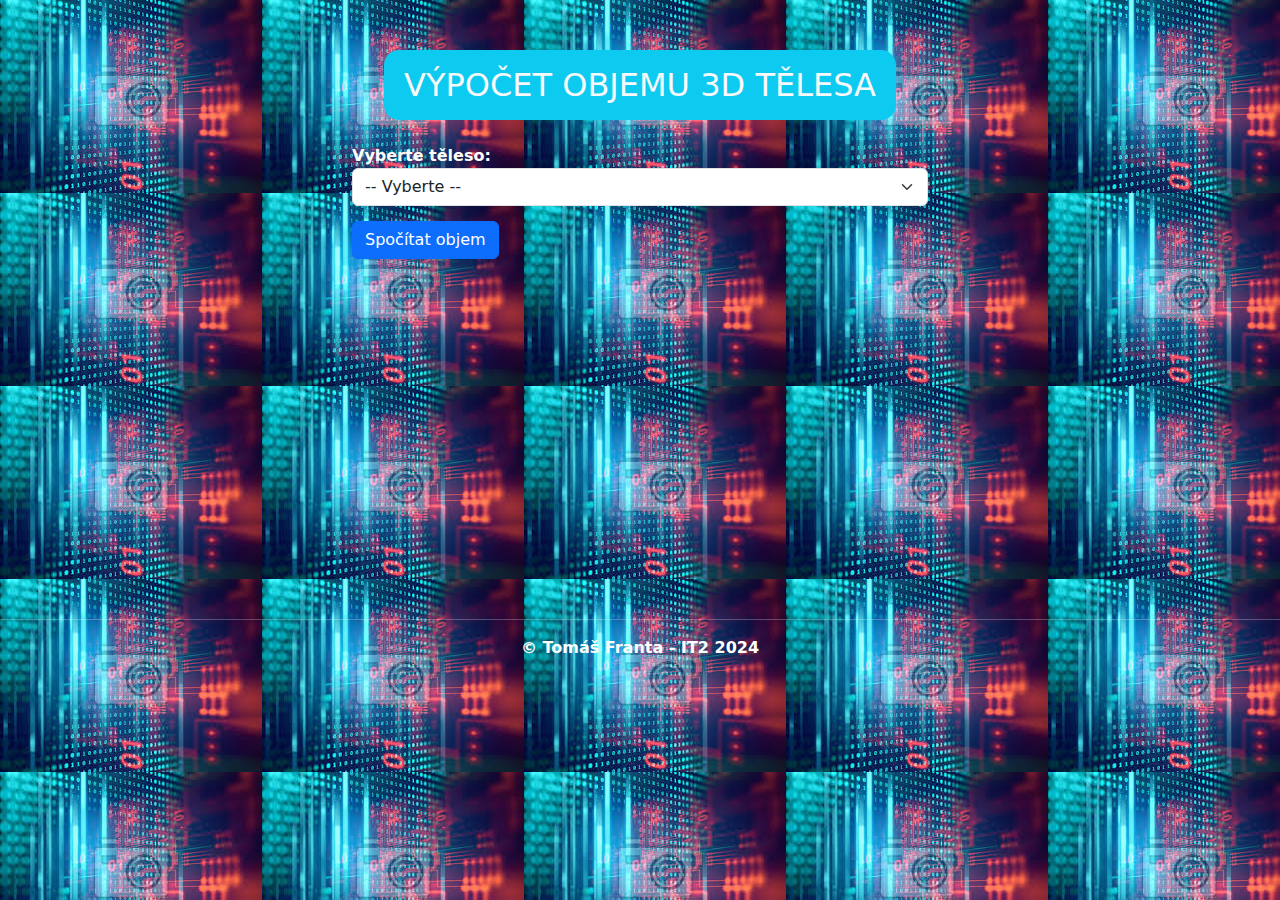
<file: vypocet_geometrie/index.html>
<!DOCTYPE html>
<html lang="cs">
<head>
  <meta charset="UTF-8">
  <meta name="viewport" content="width=device-width, initial-scale=1.0">
  <title>Výpočet objemu 3D tělesa</title>
  <!-- Odkaz na Bootstrap 5 CSS -->
  <link href="https://cdn.jsdelivr.net/npm/bootstrap@5.3.0-alpha1/dist/css/bootstrap.min.css" rel="stylesheet">
  <script src="https://cdn.jsdelivr.net/npm/bootstrap@5.3.0-alpha1/dist/js/bootstrap.bundle.min.js"></script>
  <script src="https://code.jquery.com/jquery-3.6.0.min.js"></script>

  <link rel="stylesheet" href="css/styly.css">
</head>
<body>
  <h2 class="mb-4 p-3 bg-info text-uppercase text-center text-light" id="nadpis">Výpočet objemu 3D tělesa</h2>
  <main>
  <div class="container">

    <form id="celyFormular">
      <div class="form-group">
        <label for="vyberTvaru">Vyberte těleso:</label>
        <select class="form-select" id="vyberTvaru" required>
          <option value="">-- Vyberte --</option>
          <option value="kvadr">Kvádr</option>
          <option value="valec">Válec</option>
          <option value="kuzel">kužel</option>
          <option value="jehlan4">Jehlan (čtyřstěnný)</option>
          <option value="jehlan">běžný Jehlan</option>
        </select>
      </div>
      <div id="tvarParametry"></div>
      <button type="submit" class="btn btn-primary">Spočítat objem</button>
    </form>

    <div id="vysledek" class="mt-4"></div>
  </div>

</main>
  <footer class="text-center">
    <hr />
    <p>&copy; Tomáš Franta - IT2      2024</p>
</footer>

  <script>


    // Funkce pro zobrazení potřebných polí na základě vybraného tělesa
    $('#vyberTvaru').change(function () {          
      const tvar = $('#vyberTvaru').val();
      let html = '';

      if (tvar === 'kvadr') {
        html = `
          <div class="form-group">
            <label for="delkaKvadru">Délka (cm):</label>
            <input type="number" class="form-control" id="delkaKvadru" required>
          </div>
          <div class="form-group">
            <label for="sirkaKvadru">Šířka (cm):</label>
            <input type="number" class="form-control" id="sirkaKvadru" required>
          </div>
          <div class="form-group">
            <label for="vyskaKvadru">Výška (cm):</label>
            <input type="number" class="form-control" id="vyskaKvadru" required>
          </div>
        `;
      } else if (tvar === 'valec') {
        html = `
          <div class="form-group">
            <label for="polomerValec">Poloměr základny (cm):</label>
            <input type="number" class="form-control" id="polomerValec" required>
          </div>
          <div class="form-group">
            <label for="vyskaValce">Výška (cm):</label>
            <input type="number" class="form-control" id="vyskaValce" required>
          </div>
        `;
      } else if (tvar === 'kuzel') {
        html = `
          <div class="form-group">
            <label for="polomerKuzel">Poloměr základny (cm):</label>
            <input type="number" class="form-control" id="polomerKuzel" required>
          </div>
          <div class="form-group">
            <label for="vyskaKuzele">Výška (cm):</label>
            <input type="number" class="form-control" id="vyskaKuzele" required>
          </div>
        `;
      } else if (tvar === 'jehlan4') {
        html = `
          <div class="form-group">
            <label for="delkaJehlanu">Délka základny (cm):</label>
            <input type="number" class="form-control" id="delkaJehlanu" required>
          </div>
          <div class="form-group">
            <label for="sirkaJehlanu">Šířka základny (cm):</label>
            <input type="number" class="form-control" id="sirkaJehlanu" required>
          </div>
          <div class="form-group">
            <label for="vyskaJehlanu">Výška (cm):</label>
            <input type="number" class="form-control" id="vyskaJehlanu" required>
          </div>
        `;
      } else if (tvar === 'jehlan') {
        html = `
          <div class="form-group">
            <label for="obsahZakladny">Obsah základny (cm²):</label>
            <input type="number" class="form-control" id="obsahZakladny" required>
          </div>
          <div class="form-group">
            <label for="vyskaBeznehoJehlanu">Výška (cm):</label>
            <input type="number" class="form-control" id="vyskaBeznehoJehlanu" required>
          </div>
        `;  
      }

      $('#tvarParametry').html(html);
    });

    // Funkce pro výpočet objemu na základě zadaných hodnot
    $('#celyFormular').submit(function (event) {
      event.preventDefault();

      const tvar = $('#vyberTvaru').val();                  
      let obsah = 0;

      if (tvar === 'kvadr') {
        const delka = parseFloat($('#delkaKvadru').val());
        const sirka = parseFloat($('#sirkaKvadru').val());
        const vyska = parseFloat($('#vyskaKvadru').val());
        obsah = delka * sirka * vyska;
      } 
      else if (tvar === 'valec') {
        const polomer = parseFloat($('#polomerValec').val());
        const vyska = parseFloat($('#vyskaValce').val());
        obsah = Math.PI * Math.pow(polomer, 2) * vyska;
      } 
      else if (tvar === 'kuzel') {
        const polomer = parseFloat($('#polomerKuzel').val());
        const vyska = parseFloat($('#vyskaKuzele').val());
        obsah = (1 / 3) * Math.PI * Math.pow(polomer, 2) * vyska;
      }
       else if (tvar === 'jehlan4') {
        const delkaPodstavy = parseFloat($('#delkaJehlanu').val());
        const sirkaPodstavy = parseFloat($('#sirkaJehlanu').val());
        const vyska = parseFloat($('#vyskaJehlanu').val());
        obsah = (1 / 3) * delkaPodstavy * sirkaPodstavy * vyska;
      } 
      else if (tvar === 'jehlan') {
        const zakladna = parseFloat($('#obsahZakladny').val());
        const vyska = parseFloat($('#vyskaBeznehoJehlanu').val());
        obsah = (1 / 3) *zakladna * vyska;  
      }

      $('#vysledek').html(`<h4 class = "text-white">Objem: ${obsah.toFixed(2)} cm³</h4>`);
    });
  </script>
</body>
</html>
</file>
<file: css/style.css>
body {
    background-color: rgb(79, 76, 76);
    text-align: center;
}

h1 {
    color: white;
    font-family: Arial;background-color: #111;
    margin-left: 10em;
    margin-right: 10em;
    border-radius: 10px;
}

footer {
    color: white;
}
.button {
    padding: 0.6em 2em;
    border: none;
    outline: none;
    color: greenyellow;
    background: #111;
    cursor: pointer;
    position: relative;
    border-radius: 10px;
    user-select: none;
    -webkit-user-select: none;
    touch-action: manipulation;
    margin: auto;
    display: block;
    width: 30%;
    cursor: pointer;
  }

  .button:hover {
    color:white;
    transform: scale(1.1) rotate(1deg);
  }
</file>
<file: HTML_opakovani_css_final-main/css/styly.css>
/* CSS Document */
body {
  font-family: serif, Arial;
  background-color: grey;
}

#obal {
  max-width: 960px;
  /* Maxim�ln� ���ka 960 px */
  margin :0 auto;
  /* Nastav okraje tak, aby byl blok obal na str�nce vycentrov�n */
  border: 1px solid grey;
  /* Ohrani�en� - pln� �ed� ��ra o tlou��ce 1 pixel  */
  padding: 20px;
  /* Vnit�n� odsazen� - 20 pixel� */
  background-color: white;
  /* B�l� barva pozad� */
    color: #333;
  /* Barva textu - tmav� �ed� odst�n, �estn�ctkov� hodnoty 3 */
}

nav {
  /* Selektor pro zna�ku nav */
  background-color: #222;
  margin: -20px;
  margin-bottom: 20px;
  padding: 20px;
  font-size: 1.1em;
  color: lightgray;
}



/* Pro v�echny odkazy v bloku navigace */
nav a  {
  padding: 19px;
  text-decoration: none;
  /* Odkazy nebudou podtr�eny */
  color: lightgray;
}



/* Pro v�echny odkazy v bloku navigace p�i p�ejet� kurzoru my�i */
nav a:hover  {
  color: white;
  background-color: rgb(0, 153, 204);
}

h1 {
  text-align: center;
  /* Nadpis bude vycentrov�n */
  font-size: 2em;
  /* Velikost nadpisu bude dvojn�sobn� vzhledem k z�kladn� velikosti p�sma */
  font-weight: bold;
  /* Nadpis bude tu�n� */
  color:  rgb(0, 153, 204);
  /* Barva nadpisu bude toto�n� s barvou zv�razn�n�ho odkazu */
  text-transform: uppercase;
  /* Nadpis bude vyps�n velk�mi p�smeny */
  line-height: 2em;
  /* V��ka ��dku nadpisu bude 2em */
}

h2, h3 {
  /* Plat� pro nadpisy h2 i h3 */
  font-weight: 200;
  line-height: 2em;
  position: relative;
  /* Pro relativní pozicování podtržení */
  text-decoration: none;
  /* Vypnutí výchozího podtržení */

}

h2 {
  font-size: 1.6em;
  color: rgb(102, 153, 0);
  display: inline-block;
  /* Aby byla šířka podtržení pouze pod textem */;
}

h3 {
  font-size: 1.2em;
  border-bottom: 1px dotted rgb(102,153,2);
  /* Nadpisy budou podtr�eny tenkou te�kovanou �arou, jej� barva bude shodn� s barvou p�sma */
}

.zkratka {
  text-decoration: underline dotted red;
}

p,li {

  line-height: 1.5em;
  margin-top: 1em;
  margin-bottom: 1em;
  /* Horn� a spodn� okraj odstavc� i odr�ek budou odsazeny o hodnotu 1em */
}

code {
  font-family: "Courier New", monospace;
}

p {
  text-align: justify;
  /* Text odstavc� bude zarovn�n do bloku */
}

.poznamka {
  font-style: italic;
  color: grey;
  margin-left: 10px;
  /* Odsazení odstavce zleva */
  border-left: 10px solid silver;
  /* Tlustá čára nalevo od odstavce */
  font-size: 90%;
  padding-left: 50px;
}

/* Nastavte pravidlo pro v�echny odstavce-pozn�mky: 
    * na lev�m okraji bude �ed� ohrani�en� 10px siln�
    * text bude zleva odsazen o 50 pixel�
    * pou�it� font bude o 10% men�� ne� z�kladn� p�smo
    * p�smo bude naklon�n� (kurz�va)
*/
li {
  /* Nastavte styl odr�ek tak, aby odpov�dal p�edloze (�tvercov� odr�ka) */
  list-style-position: outside;
  margin-left: 20px;
  list-style-type: square;
}

.nadpis {
  font-weight: bold;
  color:  rgb(0, 153, 204);
}

/* Nastavte pravidlo pro v�echny tu�n� a mod�e zv�razn�n� texty v odr�k�ch. */



footer {
  color: gray;
  margin: 10px auto;
  text-align: center;
  /* Z�pat� bude zarovn�no na st�ed */
  font-size: 80%;
  position: absolute;
  left: 50%;
  transform: translateX(-50%);
}

strong {
  font-weight: bold;
}

mark {
  background-color: greenyellow;
  color: white;
}

/* Nastavte pravidla pro zna�ky vlo�en� do textu �vodn�ho odstavce,
   aby kone�n� vzheld textu odpov�dal p�edloze. */
</file>
<file: HTML_seznamy-tabulky/css/styles.css>
main {
    padding: 20px;
    border-right: 1px solid #ccc;
    border-left: 1px solid #ccc;
}

body {
    font-family: Arial;
    background-color: white;
    line-height: 130%;
    color: black;
}

footer {
    margin-top: 200px;
}

#obal {
    width: 60%;
    margin: 10px auto;
}

header {
    font-size: x-large;
}

h1 {
    text-align: center;
}

h2 {
    text-align: center;
    background-color: rgb(139, 11, 11);
    color: white;
    padding-top: 10px;
    padding-bottom: 10px;
    border-radius: 10px;
}

h2::before {
    content: "▶";
    position: absolute;
    left: 10px;
    color: gray;
    margin-left: 350px;
    }

h3 {
    color: blue;
}

caption {
    color: white;
    background-color: black;
    margin-bottom: 1%;
}

table,
th,
td {
    border: 1px solid;
    text-align: center;
    border-collapse: collapse;
    width: 860px;
    height: 30px;
}

thead {
    background-color: silver;
}

tfoot {
    background-color: silver;
    text-align: left;
    border: 2px solid;
    border-collapse: collapse;
}

dt {
    display: block;
    font-size: 1em;
    font-weight: bold;
    margin-bottom: 2%;
}

.r {
    text-align: right;
    font-weight: 100;
    width: 300px;
}

.cr {
    text-align: right;
    color: red;
    border-color: black;
}

.l {
    text-align: left;
    font-weight: 100;
}

.tl {
    text-align: left;
}

.p {
    width: 300px;
}

.d {
    width: 3000px;
}
</file>
<file: priprava-na-praktickou-proverku-HTML/css/styles.css>
table {
    border-collapse: collapse;
    border-radius: 10px;
}

table td, table th {
    padding: 10px;
    border: 1px solid black;
}

thead {
    background-color: #f2f2f2;
    font-weight: bold;
}

ul.tabulka {
    text-align:left;
}

footer {
    color: black;
    text-align: center;
}

h2 {
    font-weight: bold;
}

p {
    max-width: 600px;
}
.odkaz {
    color: blue;
    font-weight: lighter;
    text-decoration: underline;
}

.zkratka {
    text-decoration: underline dotted;
}
</file>
<file: vypocet_geometrie/css/styly.css>
body {
    padding-top: 50px;
    background-image: url("../css/pozadi_hightech.jpg");
  }
  .container {
    max-width: 600px;
  }
  .form-group {
    margin-bottom: 15px;
  }
footer {
    padding-top: 25%;
    padding-bottom: 10px;
    color: white;
    font-weight: bolder;
}
h2 {
margin-left: 30%;
margin-right: 30%;
border-radius: 15px;
}
label {
    color: white;
    font-weight: 600;
}
</file>
